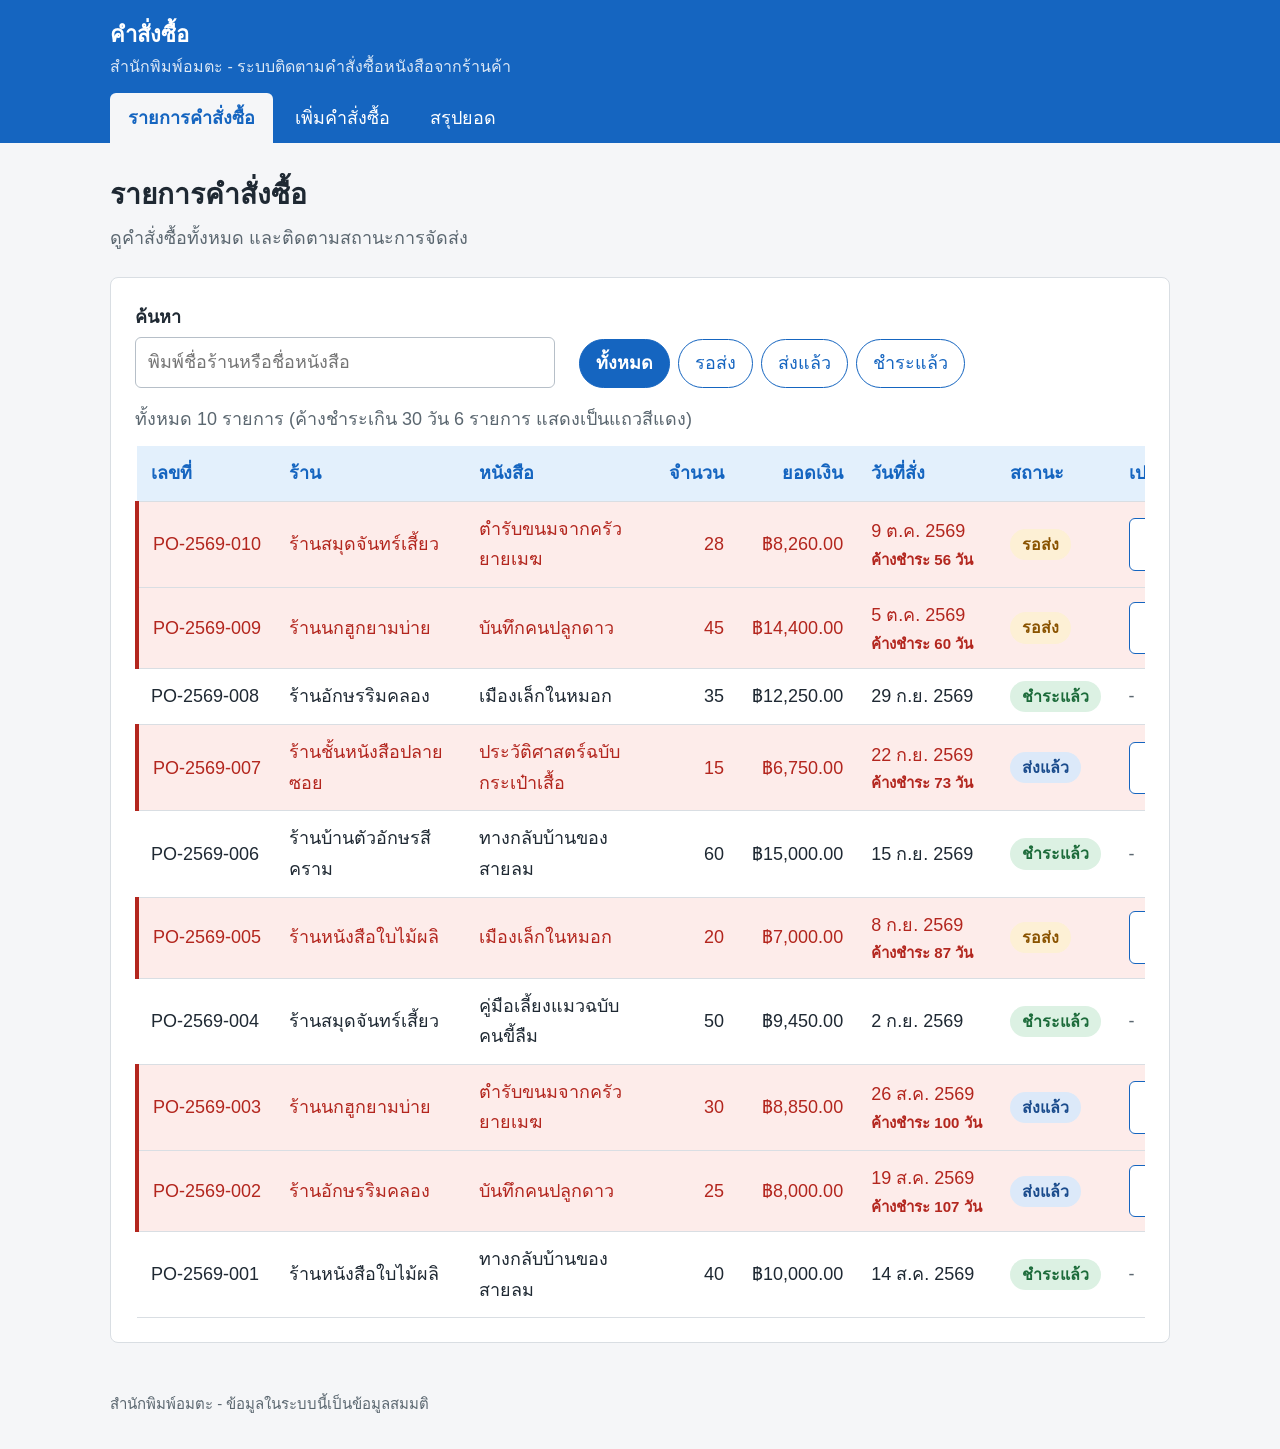
<file: index.html>
<!DOCTYPE html>
<html lang="th">
<head>
  <meta charset="UTF-8">
  <meta name="viewport" content="width=device-width, initial-scale=1">
  <title>รายการคำสั่งซื้อ - สำนักพิมพ์อมตะ</title>
  <link rel="stylesheet" href="style.css">
</head>
<body>
  <header class="site-header">
    <div class="header-inner">
      <p class="site-name">คำสั่งซื้อ</p>
      <p class="site-sub">สำนักพิมพ์อมตะ - ระบบติดตามคำสั่งซื้อหนังสือจากร้านค้า</p>
      <nav class="main-nav">
        <a href="index.html" class="active">รายการคำสั่งซื้อ</a>
        <a href="add.html">เพิ่มคำสั่งซื้อ</a>
        <a href="summary.html">สรุปยอด</a>
      </nav>
    </div>
  </header>

  <main class="page">
    <h1>รายการคำสั่งซื้อ</h1>
    <p class="page-desc">ดูคำสั่งซื้อทั้งหมด และติดตามสถานะการจัดส่ง</p>
    <div class="card">
      <div class="toolbar">
        <div class="search-box">
          <label for="search">ค้นหา</label>
          <input type="search" id="search" placeholder="พิมพ์ชื่อร้านหรือชื่อหนังสือ" autocomplete="off">
        </div>
        <div class="filter-group" role="group" aria-label="กรองตามสถานะ">
          <button type="button" class="filter-btn active" data-status="">ทั้งหมด</button>
          <button type="button" class="filter-btn" data-status="รอส่ง">รอส่ง</button>
          <button type="button" class="filter-btn" data-status="ส่งแล้ว">ส่งแล้ว</button>
          <button type="button" class="filter-btn" data-status="ชำระแล้ว">ชำระแล้ว</button>
        </div>
      </div>
      <p class="table-count" id="orders-count"></p>
      <p class="form-error" id="orders-message" role="alert"></p>
      <div class="table-wrap">
        <table class="data-table">
          <thead>
            <tr>
              <th>เลขที่</th>
              <th>ร้าน</th>
              <th>หนังสือ</th>
              <th class="num">จำนวน</th>
              <th class="num">ยอดเงิน</th>
              <th>วันที่สั่ง</th>
              <th>สถานะ</th>
              <th>เปลี่ยนสถานะ</th>
            </tr>
          </thead>
          <tbody id="orders-body"></tbody>
        </table>
      </div>
    </div>
  </main>

  <footer class="site-footer">สำนักพิมพ์อมตะ - ข้อมูลในระบบนี้เป็นข้อมูลสมมติ</footer>

  <script src="data.js"></script>
  <script src="orders.js"></script>
</body>
</html>
</file>
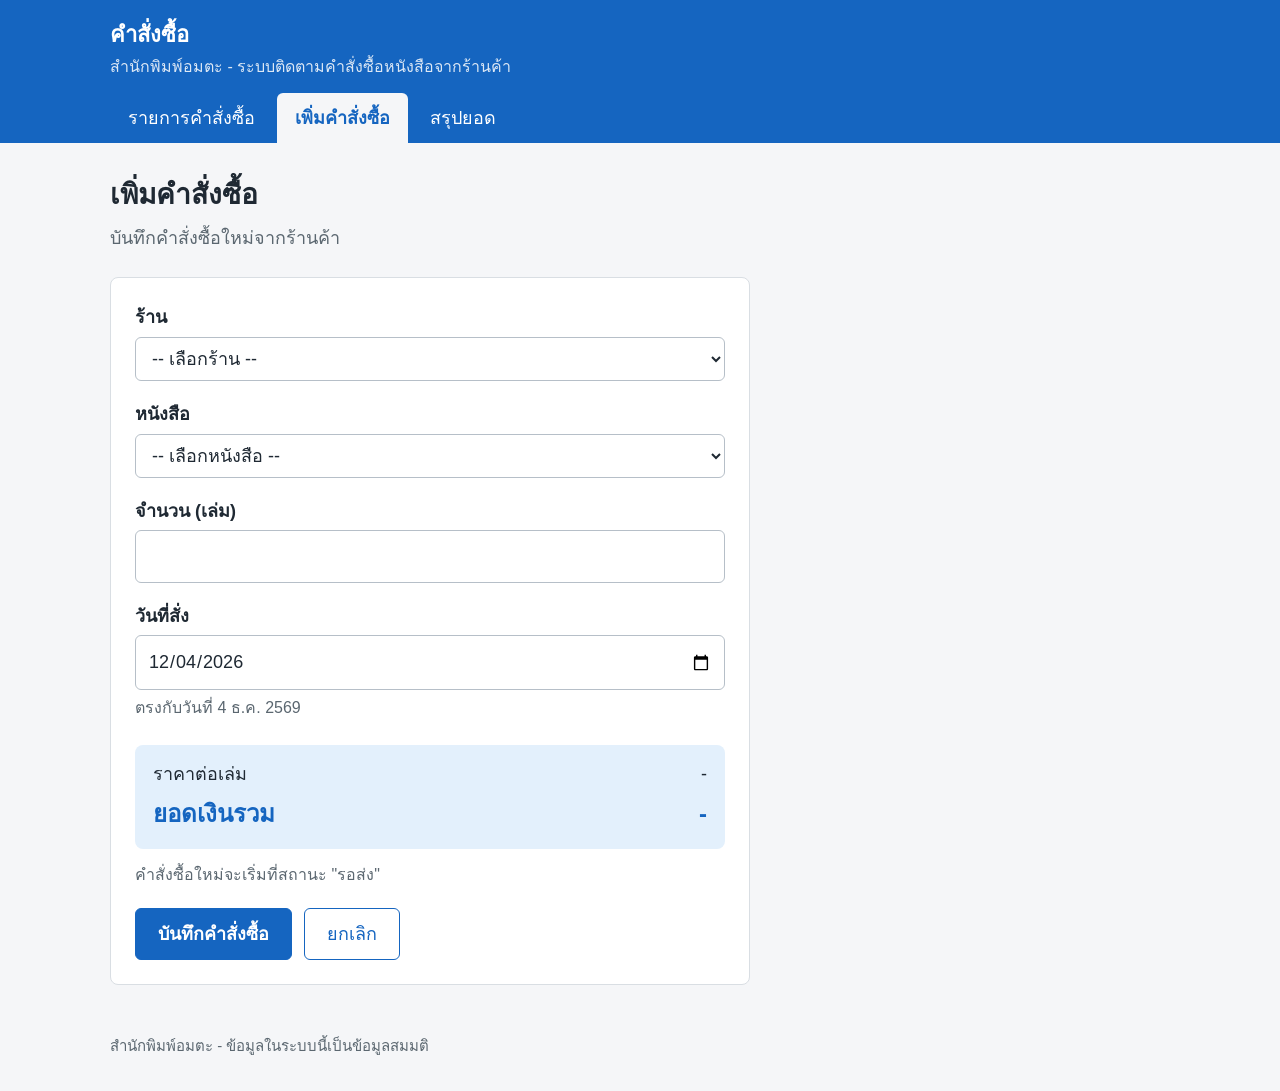
<file: add.html>
<!DOCTYPE html>
<html lang="th">
<head>
  <meta charset="UTF-8">
  <meta name="viewport" content="width=device-width, initial-scale=1">
  <title>เพิ่มคำสั่งซื้อ - สำนักพิมพ์อมตะ</title>
  <link rel="stylesheet" href="style.css">
</head>
<body>
  <header class="site-header">
    <div class="header-inner">
      <p class="site-name">คำสั่งซื้อ</p>
      <p class="site-sub">สำนักพิมพ์อมตะ - ระบบติดตามคำสั่งซื้อหนังสือจากร้านค้า</p>
      <nav class="main-nav">
        <a href="index.html">รายการคำสั่งซื้อ</a>
        <a href="add.html" class="active">เพิ่มคำสั่งซื้อ</a>
        <a href="summary.html">สรุปยอด</a>
      </nav>
    </div>
  </header>

  <main class="page">
    <h1>เพิ่มคำสั่งซื้อ</h1>
    <p class="page-desc">บันทึกคำสั่งซื้อใหม่จากร้านค้า</p>
    <div class="card form-card">
      <form id="order-form" novalidate>
        <div class="field">
          <label for="shop">ร้าน</label>
          <select id="shop">
            <option value="">-- เลือกร้าน --</option>
          </select>
          <p class="error-text"></p>
        </div>

        <div class="field">
          <label for="book">หนังสือ</label>
          <select id="book">
            <option value="">-- เลือกหนังสือ --</option>
          </select>
          <p class="error-text"></p>
        </div>

        <div class="field">
          <label for="qty">จำนวน (เล่ม)</label>
          <input type="text" id="qty" inputmode="numeric" autocomplete="off">
          <p class="error-text"></p>
        </div>

        <div class="field">
          <label for="orderDate">วันที่สั่ง</label>
          <input type="date" id="orderDate">
          <p class="hint" id="date-hint"></p>
          <p class="error-text"></p>
        </div>

        <div class="total-box">
          <div class="total-row">
            <span>ราคาต่อเล่ม</span>
            <span id="price-text">-</span>
          </div>
          <div class="total-row total-main">
            <span>ยอดเงินรวม</span>
            <span id="total-text">-</span>
          </div>
        </div>

        <p class="hint">คำสั่งซื้อใหม่จะเริ่มที่สถานะ "รอส่ง"</p>
        <p class="form-error" id="form-error" role="alert"></p>

        <div class="form-actions">
          <button type="submit" class="btn btn-primary">บันทึกคำสั่งซื้อ</button>
          <a href="index.html" class="btn">ยกเลิก</a>
        </div>
      </form>
    </div>
  </main>

  <footer class="site-footer">สำนักพิมพ์อมตะ - ข้อมูลในระบบนี้เป็นข้อมูลสมมติ</footer>

  <script src="data.js"></script>
  <script src="add.js"></script>
</body>
</html>
</file>
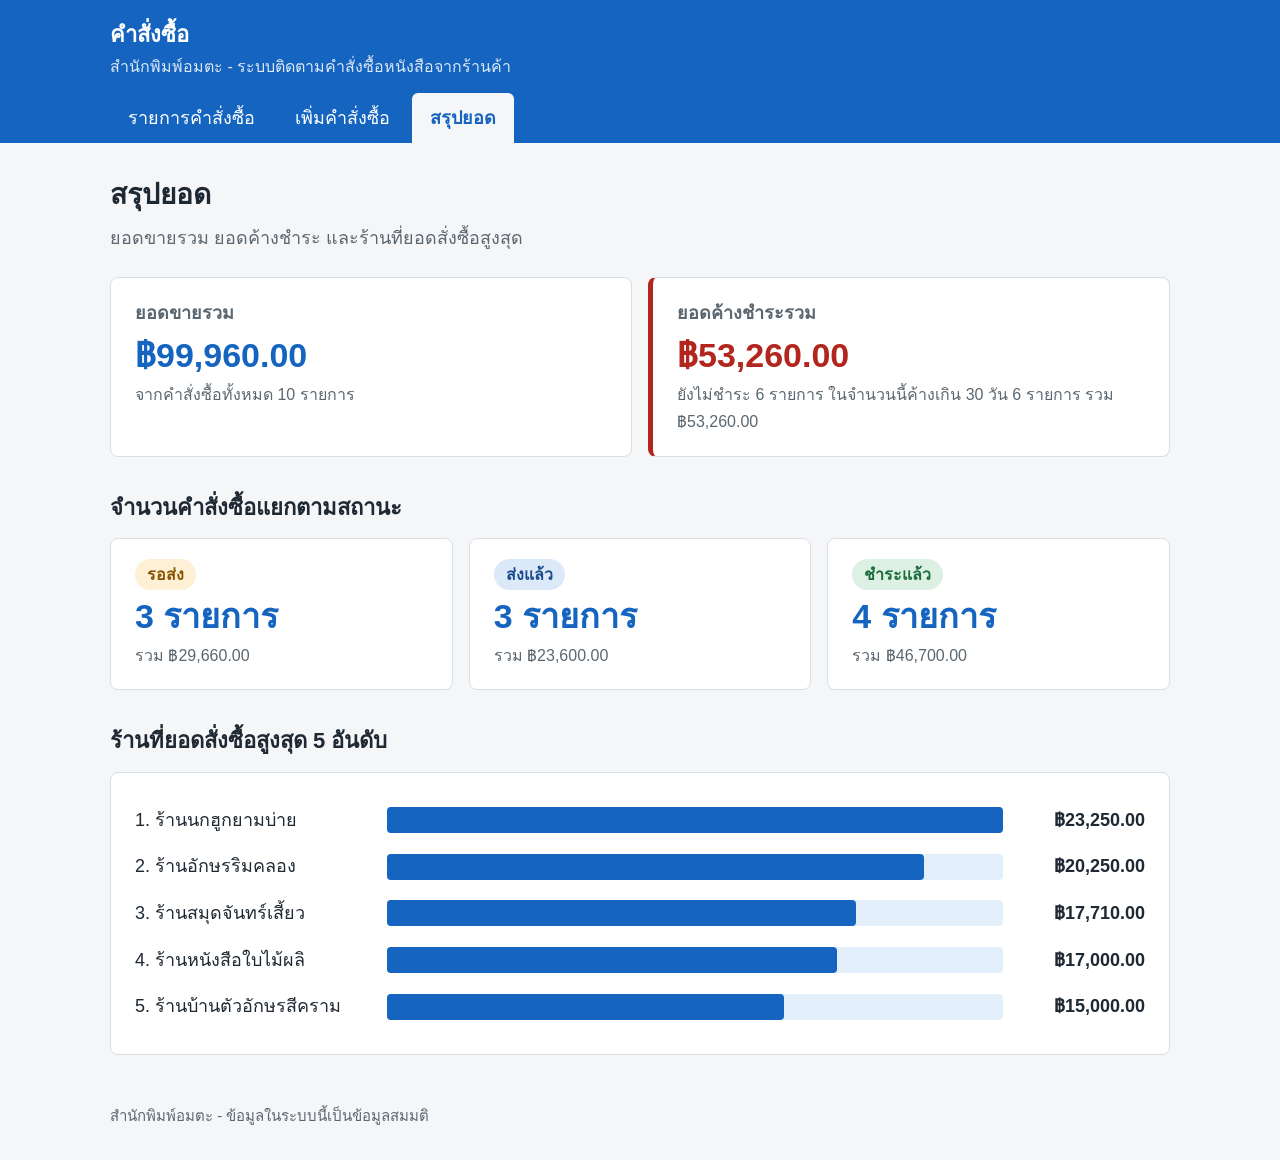
<file: summary.html>
<!DOCTYPE html>
<html lang="th">
<head>
  <meta charset="UTF-8">
  <meta name="viewport" content="width=device-width, initial-scale=1">
  <title>สรุปยอด - สำนักพิมพ์อมตะ</title>
  <link rel="stylesheet" href="style.css">
</head>
<body>
  <header class="site-header">
    <div class="header-inner">
      <p class="site-name">คำสั่งซื้อ</p>
      <p class="site-sub">สำนักพิมพ์อมตะ - ระบบติดตามคำสั่งซื้อหนังสือจากร้านค้า</p>
      <nav class="main-nav">
        <a href="index.html">รายการคำสั่งซื้อ</a>
        <a href="add.html">เพิ่มคำสั่งซื้อ</a>
        <a href="summary.html" class="active">สรุปยอด</a>
      </nav>
    </div>
  </header>

  <main class="page">
    <h1>สรุปยอด</h1>
    <p class="page-desc">ยอดขายรวม ยอดค้างชำระ และร้านที่ยอดสั่งซื้อสูงสุด</p>
    <div class="stat-grid stat-grid-2">
      <div class="card stat-card">
        <p class="stat-label">ยอดขายรวม</p>
        <p class="stat-value" id="total-sales">-</p>
        <p class="stat-sub" id="total-sales-sub"></p>
      </div>
      <div class="card stat-card stat-danger">
        <p class="stat-label">ยอดค้างชำระรวม</p>
        <p class="stat-value" id="total-unpaid">-</p>
        <p class="stat-sub" id="total-unpaid-sub"></p>
      </div>
    </div>

    <h2 class="section-title">จำนวนคำสั่งซื้อแยกตามสถานะ</h2>
    <div class="stat-grid stat-grid-3">
      <div class="card stat-card">
        <p class="stat-label"><span class="badge badge-waiting">รอส่ง</span></p>
        <p class="stat-value" id="status-count-0">-</p>
        <p class="stat-sub" id="status-sum-0"></p>
      </div>
      <div class="card stat-card">
        <p class="stat-label"><span class="badge badge-shipped">ส่งแล้ว</span></p>
        <p class="stat-value" id="status-count-1">-</p>
        <p class="stat-sub" id="status-sum-1"></p>
      </div>
      <div class="card stat-card">
        <p class="stat-label"><span class="badge badge-paid">ชำระแล้ว</span></p>
        <p class="stat-value" id="status-count-2">-</p>
        <p class="stat-sub" id="status-sum-2"></p>
      </div>
    </div>

    <h2 class="section-title">ร้านที่ยอดสั่งซื้อสูงสุด 5 อันดับ</h2>
    <div class="card">
      <div id="shop-chart"></div>
    </div>
  </main>

  <footer class="site-footer">สำนักพิมพ์อมตะ - ข้อมูลในระบบนี้เป็นข้อมูลสมมติ</footer>

  <script src="data.js"></script>
  <script src="summary.js"></script>
</body>
</html>
</file>
<file: style.css>
/* หน้าตาหลักของทั้งระบบ ใช้ร่วมกันทุกหน้า */

:root {
  --ink: #1f2933;
  --muted: #5b6770;
  --line: #d9dee3;
  --bg: #f5f6f8;
  --surface: #ffffff;
  --brand: #1565c0;
  --brand-soft: #e3f0fc;
  --danger: #b3261e;
}

* {
  box-sizing: border-box;
}

body {
  margin: 0;
  font-family: "Leelawadee UI", "Sarabun", "Noto Sans Thai", Tahoma, sans-serif;
  font-size: 18px;
  line-height: 1.7;
  color: var(--ink);
  background: var(--bg);
}

/* แถบบนสุด */
.site-header {
  background: var(--brand);
  color: #ffffff;
}

.header-inner {
  max-width: 1100px;
  margin: 0 auto;
  padding: 16px 20px 0;
}

.site-name {
  margin: 0;
  font-size: 22px;
  font-weight: 700;
}

.site-sub {
  margin: 0 0 12px;
  font-size: 16px;
  opacity: 0.85;
}

.main-nav {
  display: flex;
  flex-wrap: wrap;
  gap: 4px;
}

.main-nav a {
  padding: 10px 18px;
  color: #ffffff;
  text-decoration: none;
  border-radius: 6px 6px 0 0;
}

.main-nav a:hover {
  background: rgba(255, 255, 255, 0.15);
}

.main-nav a.active {
  background: var(--bg);
  color: var(--brand);
  font-weight: 700;
}

/* เนื้อหา */
.page {
  max-width: 1100px;
  margin: 0 auto;
  padding: 28px 20px 48px;
}

.page h1 {
  margin: 0 0 4px;
  font-size: 28px;
}

.page-desc {
  margin: 0 0 24px;
  color: var(--muted);
}

.card {
  background: var(--surface);
  border: 1px solid var(--line);
  border-radius: 8px;
  padding: 24px;
}

.placeholder {
  color: var(--muted);
}

/* ช่องค้นหาและปุ่มกรอง */
.toolbar {
  display: flex;
  flex-wrap: wrap;
  align-items: flex-end;
  gap: 12px 24px;
  margin-bottom: 16px;
}

.search-box {
  flex: 1 1 280px;
  max-width: 420px;
}

.search-box label {
  display: block;
  margin-bottom: 4px;
  font-weight: 700;
}

.search-box input {
  width: 100%;
  padding: 9px 12px;
  font: inherit;
  color: var(--ink);
  background: #ffffff;
  border: 1px solid #b6bfc8;
  border-radius: 6px;
}

.search-box input:focus {
  outline: 3px solid var(--brand-soft);
  border-color: var(--brand);
}

.filter-group {
  display: flex;
  flex-wrap: wrap;
  gap: 8px;
}

.filter-btn {
  padding: 8px 16px;
  font: inherit;
  color: var(--brand);
  background: #ffffff;
  border: 1px solid var(--brand);
  border-radius: 999px;
  cursor: pointer;
}

.filter-btn:hover {
  background: var(--brand-soft);
}

.filter-btn.active {
  color: #ffffff;
  font-weight: 700;
  background: var(--brand);
}

.data-table td.empty-row {
  padding: 28px 14px;
  text-align: center;
  color: var(--muted);
}

/* ตาราง */
.table-count {
  margin: 0 0 12px;
  color: var(--muted);
}

/* จอแคบให้เลื่อนตารางไปด้านข้างได้ */
.table-wrap {
  overflow-x: auto;
}

.data-table {
  width: 100%;
  border-collapse: collapse;
}

.data-table th,
.data-table td {
  padding: 12px 14px;
  text-align: left;
  border-bottom: 1px solid var(--line);
}

.data-table th {
  background: var(--brand-soft);
  color: var(--brand);
  white-space: nowrap;
}

/* ช่องร้านและหนังสือ ไม่ให้บีบจนตัดคำถี่เกินไป */
.data-table td:nth-child(2),
.data-table td:nth-child(3) {
  min-width: 190px;
}

.data-table tbody tr:hover {
  background: #fafbfc;
}

/* แถวค้างชำระเกิน 30 วัน */
.data-table tbody tr.overdue,
.data-table tbody tr.overdue:hover {
  background: #fdecea;
}

.data-table tr.overdue td {
  color: var(--danger);
}

.data-table tr.overdue td:first-child {
  border-left: 4px solid var(--danger);
}

.overdue-note {
  font-size: 15px;
  font-weight: 700;
}

.muted {
  color: var(--muted);
}

.btn-small {
  padding: 4px 12px;
  font-size: 16px;
  white-space: nowrap;
}

.data-table .num {
  text-align: right;
  white-space: nowrap;
}

.nowrap {
  white-space: nowrap;
}

/* ป้ายสถานะ */
.badge {
  display: inline-block;
  padding: 2px 12px;
  border-radius: 999px;
  font-size: 16px;
  font-weight: 700;
  white-space: nowrap;
}

.badge-waiting {
  background: #fdf0d5;
  color: #8a5300;
}

.badge-shipped {
  background: #dce9f9;
  color: #1a4b8c;
}

.badge-paid {
  background: #dcf1e3;
  color: #1c6b3a;
}

/* แบบฟอร์ม */
.form-card {
  max-width: 640px;
}

.field {
  margin-bottom: 18px;
}

.field label {
  display: block;
  margin-bottom: 4px;
  font-weight: 700;
}

.field select,
.field input {
  width: 100%;
  padding: 10px 12px;
  font: inherit;
  color: var(--ink);
  background: #ffffff;
  border: 1px solid #b6bfc8;
  border-radius: 6px;
}

.field select:focus,
.field input:focus {
  outline: 3px solid var(--brand-soft);
  border-color: var(--brand);
}

.field.has-error select,
.field.has-error input {
  border-color: var(--danger);
}

.hint {
  margin: 4px 0 0;
  font-size: 16px;
  color: var(--muted);
}

.error-text,
.form-error {
  margin: 4px 0 0;
  font-size: 16px;
  font-weight: 700;
  color: var(--danger);
}

.error-text:empty,
.form-error:empty,
.hint:empty {
  display: none;
}

.total-box {
  margin: 24px 0 12px;
  padding: 14px 18px;
  background: var(--brand-soft);
  border-radius: 8px;
}

.total-row {
  display: flex;
  justify-content: space-between;
  gap: 12px;
}

.total-main {
  margin-top: 4px;
  font-size: 24px;
  font-weight: 700;
  color: var(--brand);
}

.form-actions {
  display: flex;
  flex-wrap: wrap;
  gap: 12px;
  margin-top: 20px;
}

.btn {
  display: inline-block;
  padding: 10px 22px;
  font: inherit;
  color: var(--brand);
  text-decoration: none;
  background: #ffffff;
  border: 1px solid var(--brand);
  border-radius: 6px;
  cursor: pointer;
}

.btn-primary {
  color: #ffffff;
  font-weight: 700;
  background: var(--brand);
}

.btn:hover {
  opacity: 0.88;
}

/* หน้าสรุปยอด */
.section-title {
  margin: 32px 0 12px;
  font-size: 22px;
}

.stat-grid {
  display: grid;
  gap: 16px;
}

.stat-grid-2 {
  grid-template-columns: repeat(2, 1fr);
}

.stat-grid-3 {
  grid-template-columns: repeat(3, 1fr);
}

.stat-card {
  padding: 20px 24px;
}

.stat-label {
  margin: 0;
  font-weight: 700;
  color: var(--muted);
}

.stat-value {
  margin: 4px 0;
  font-size: 34px;
  font-weight: 700;
  line-height: 1.3;
  color: var(--brand);
}

.stat-sub {
  margin: 0;
  font-size: 16px;
  color: var(--muted);
}

.stat-danger {
  border-left: 5px solid var(--danger);
}

.stat-danger .stat-value {
  color: var(--danger);
}

/* กราฟแท่งแนวนอน */
.bar-row {
  display: grid;
  grid-template-columns: 240px 1fr 130px;
  align-items: center;
  gap: 12px;
  padding: 8px 0;
}

.bar-track {
  height: 26px;
  background: var(--brand-soft);
  border-radius: 4px;
}

.bar {
  height: 100%;
  background: var(--brand);
  border-radius: 4px;
}

.bar-value {
  text-align: right;
  font-weight: 700;
  white-space: nowrap;
}

@media (max-width: 700px) {
  .stat-grid-2,
  .stat-grid-3 {
    grid-template-columns: 1fr;
  }

  .stat-value {
    font-size: 28px;
  }

  .bar-row {
    grid-template-columns: 1fr auto;
    gap: 4px 12px;
  }

  .bar-label {
    grid-column: 1;
    grid-row: 1;
  }

  .bar-value {
    grid-column: 2;
    grid-row: 1;
  }

  .bar-track {
    grid-column: 1 / -1;
    grid-row: 2;
  }
}

.site-footer {
  max-width: 1100px;
  margin: 0 auto;
  padding: 0 20px 32px;
  font-size: 15px;
  color: var(--muted);
}

/* จอมือถือ */
@media (max-width: 600px) {
  body {
    font-size: 17px;
  }

  .main-nav a {
    padding: 8px 12px;
  }

  .page h1 {
    font-size: 24px;
  }

  .card {
    padding: 16px;
  }
}
</file>
